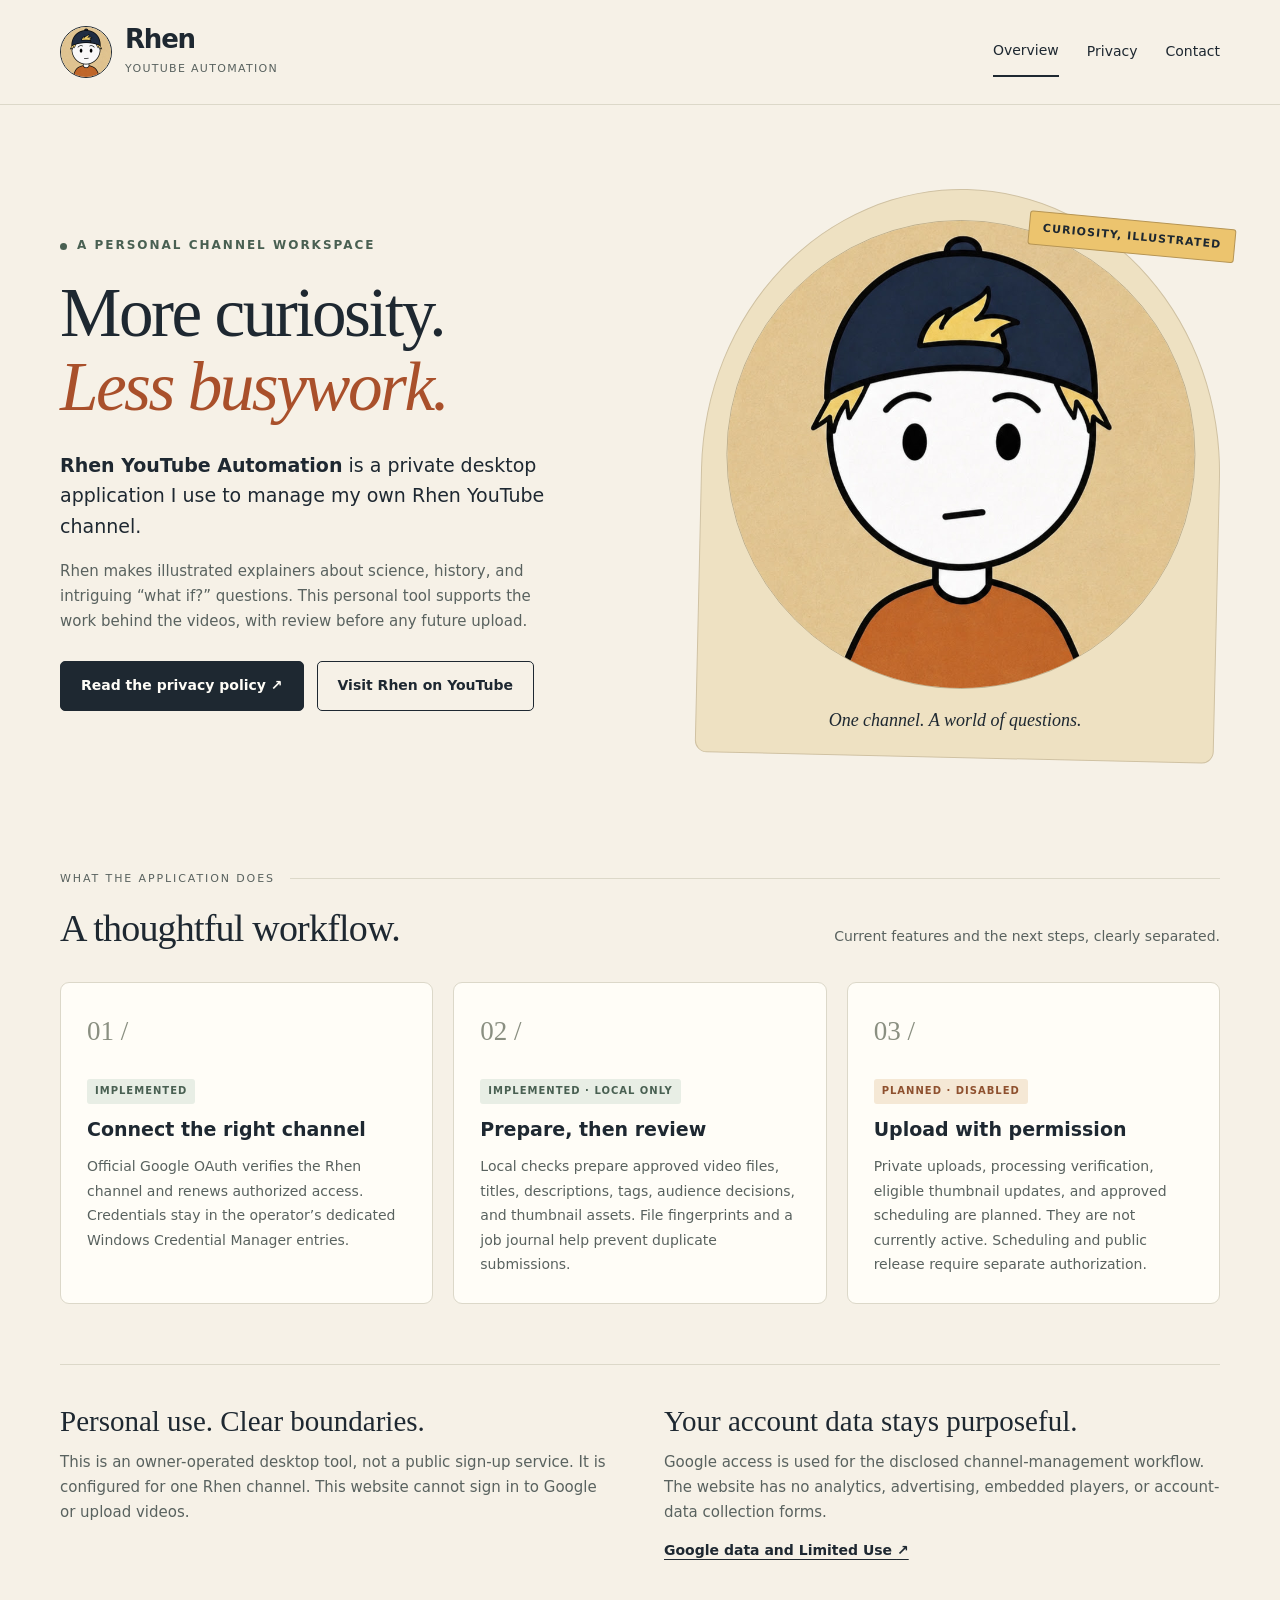
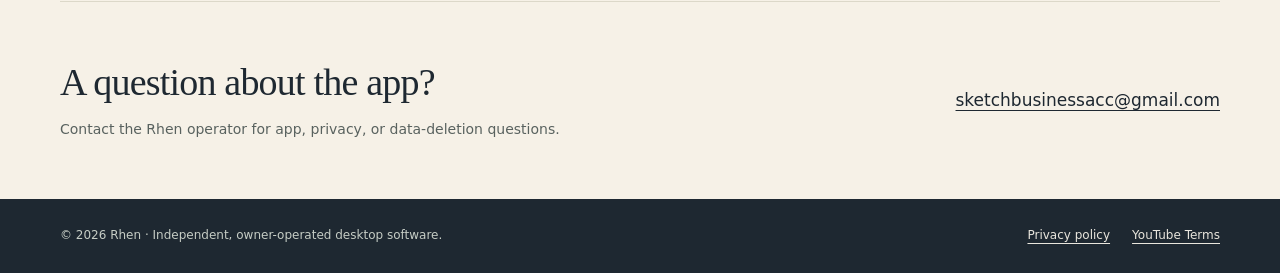
<file: index.html>
<!doctype html>
<html lang="en">
<head>
  <meta charset="utf-8"><meta name="viewport" content="width=device-width, initial-scale=1">
  <meta name="description" content="Rhen YouTube Automation is a private desktop application for the operator's own Rhen channel. Learn what it does and how Google account data is handled.">
  <meta name="theme-color" content="#f6f1e7"><meta name="color-scheme" content="light">
  <title>Rhen YouTube Automation — Private desktop application</title>
  <link rel="icon" href="assets/rhen-channel-logo.jpg"><link rel="stylesheet" href="styles.css">
</head>
<body>
<a class="skip" href="#main">Skip to content</a>
<header class="header"><div class="wrap header-inner">
  <a class="identity" href="index.html" aria-label="Rhen YouTube Automation home"><img src="assets/rhen-channel-logo.jpg" width="52" height="52" alt=""><span><span class="brand-name">Rhen</span><span class="brand-sub">YouTube Automation</span></span></a>
  <nav aria-label="Main navigation"><a href="index.html" aria-current="page">Overview</a><a href="privacy.html">Privacy</a><a href="#contact">Contact</a></nav>
</div></header>
<main id="main" class="wrap">
  <section class="hero" aria-labelledby="hero-title">
    <div><div class="eyebrow">A personal channel workspace</div><h1 id="hero-title">More curiosity.<br><em>Less busywork.</em></h1>
      <p class="lead"><strong>Rhen YouTube Automation</strong> is a private desktop application I use to manage my own Rhen YouTube channel.</p>
      <p class="secondary">Rhen makes illustrated explainers about science, history, and intriguing “what if?” questions. This personal tool supports the work behind the videos, with review before any future upload.</p>
      <div class="actions"><a class="button primary" href="privacy.html">Read the privacy policy <span aria-hidden="true">&nbsp;↗</span></a><a class="button secondary-button" href="https://www.youtube.com/channel/UCyg__pBB_LvJMm-_-M_LycQ">Visit Rhen on YouTube</a></div>
    </div>
    <div class="art-panel"><span class="tag">Curiosity, illustrated</span><img src="assets/rhen-channel-logo.jpg" width="800" height="800" alt="Rhen's illustrated mascot in a navy cap and warm brown shirt"><div class="art-caption">One channel. A world of questions.</div></div>
  </section>
  <section class="capabilities" aria-labelledby="capabilities"><p class="divider-label">What the application does</p><div class="section-heading"><h2 id="capabilities">A thoughtful workflow.</h2><p>Current features and the next steps, clearly separated.</p></div>
    <div class="cards">
      <article class="card"><div class="card-number" aria-hidden="true">01 /</div><span class="status">Implemented</span><h3>Connect the right channel</h3><p>Official Google OAuth verifies the Rhen channel and renews authorized access. Credentials stay in the operator’s dedicated Windows Credential Manager entries.</p></article>
      <article class="card"><div class="card-number" aria-hidden="true">02 /</div><span class="status">Implemented · local only</span><h3>Prepare, then review</h3><p>Local checks prepare approved video files, titles, descriptions, tags, audience decisions, and thumbnail assets. File fingerprints and a job journal help prevent duplicate submissions.</p></article>
      <article class="card"><div class="card-number" aria-hidden="true">03 /</div><span class="status planned">Planned · disabled</span><h3>Upload with permission</h3><p>Private uploads, processing verification, eligible thumbnail updates, and approved scheduling are planned. They are not currently active. Scheduling and public release require separate authorization.</p></article>
    </div>
  </section>
  <section class="privacy-strip" aria-label="Access and privacy"><div><h2>Personal use. Clear boundaries.</h2><p>This is an owner-operated desktop tool, not a public sign-up service. It is configured for one Rhen channel. This website cannot sign in to Google or upload videos.</p></div><div><h2>Your account data stays purposeful.</h2><p>Google access is used for the disclosed channel-management workflow. The website has no analytics, advertising, embedded players, or account-data collection forms.</p><a class="text-link" href="privacy.html#limited-use">Google data and Limited Use <span aria-hidden="true">↗</span></a></div></section>
  <section class="contact-panel" id="contact" aria-labelledby="contact-title"><div><h2 id="contact-title">A question about the app?</h2><p>Contact the Rhen operator for app, privacy, or data-deletion questions.</p></div><a class="email" href="mailto:sketchbusinessacc@gmail.com">sketchbusinessacc@gmail.com</a></section>
</main>
<footer class="footer"><div class="wrap footer-inner"><p>© 2026 Rhen · Independent, owner-operated desktop software.</p><div class="footer-links"><a href="privacy.html">Privacy policy</a><a href="https://www.youtube.com/t/terms">YouTube Terms</a></div></div></footer>
</body></html>
</file>
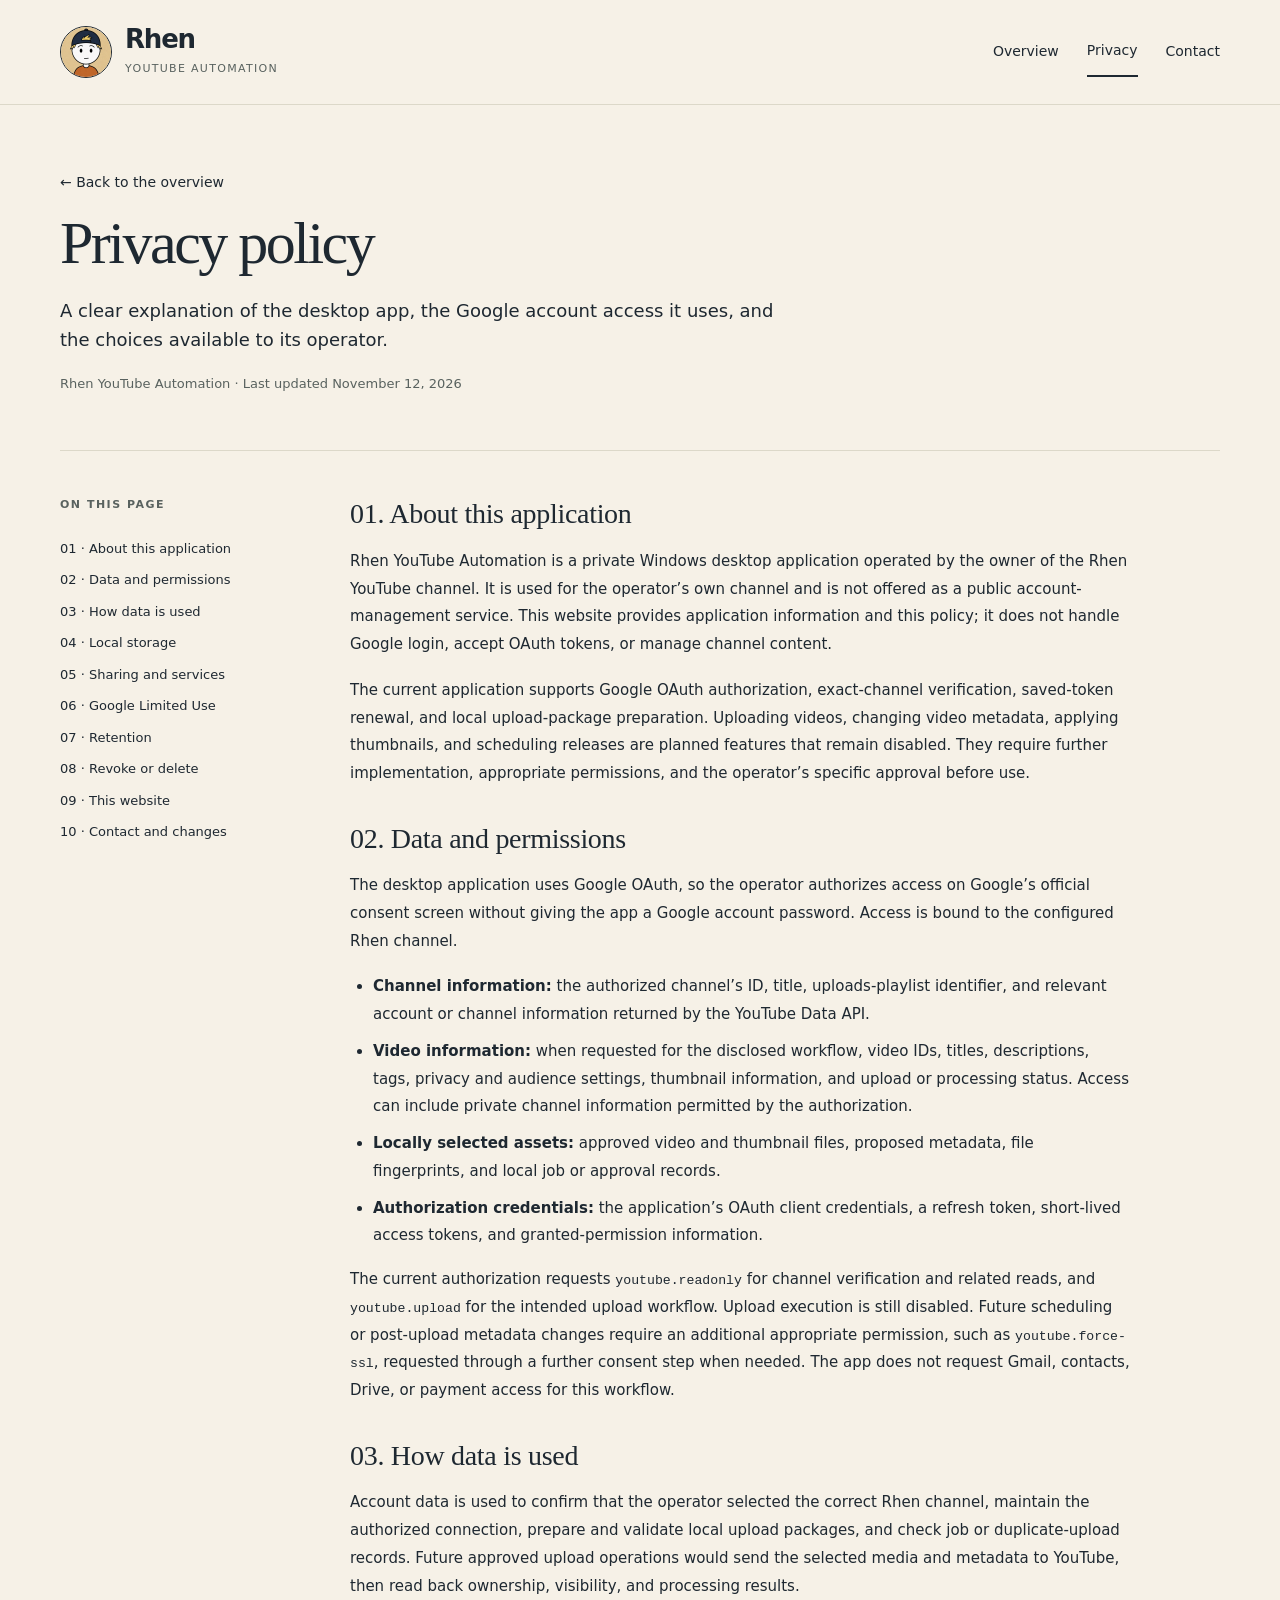
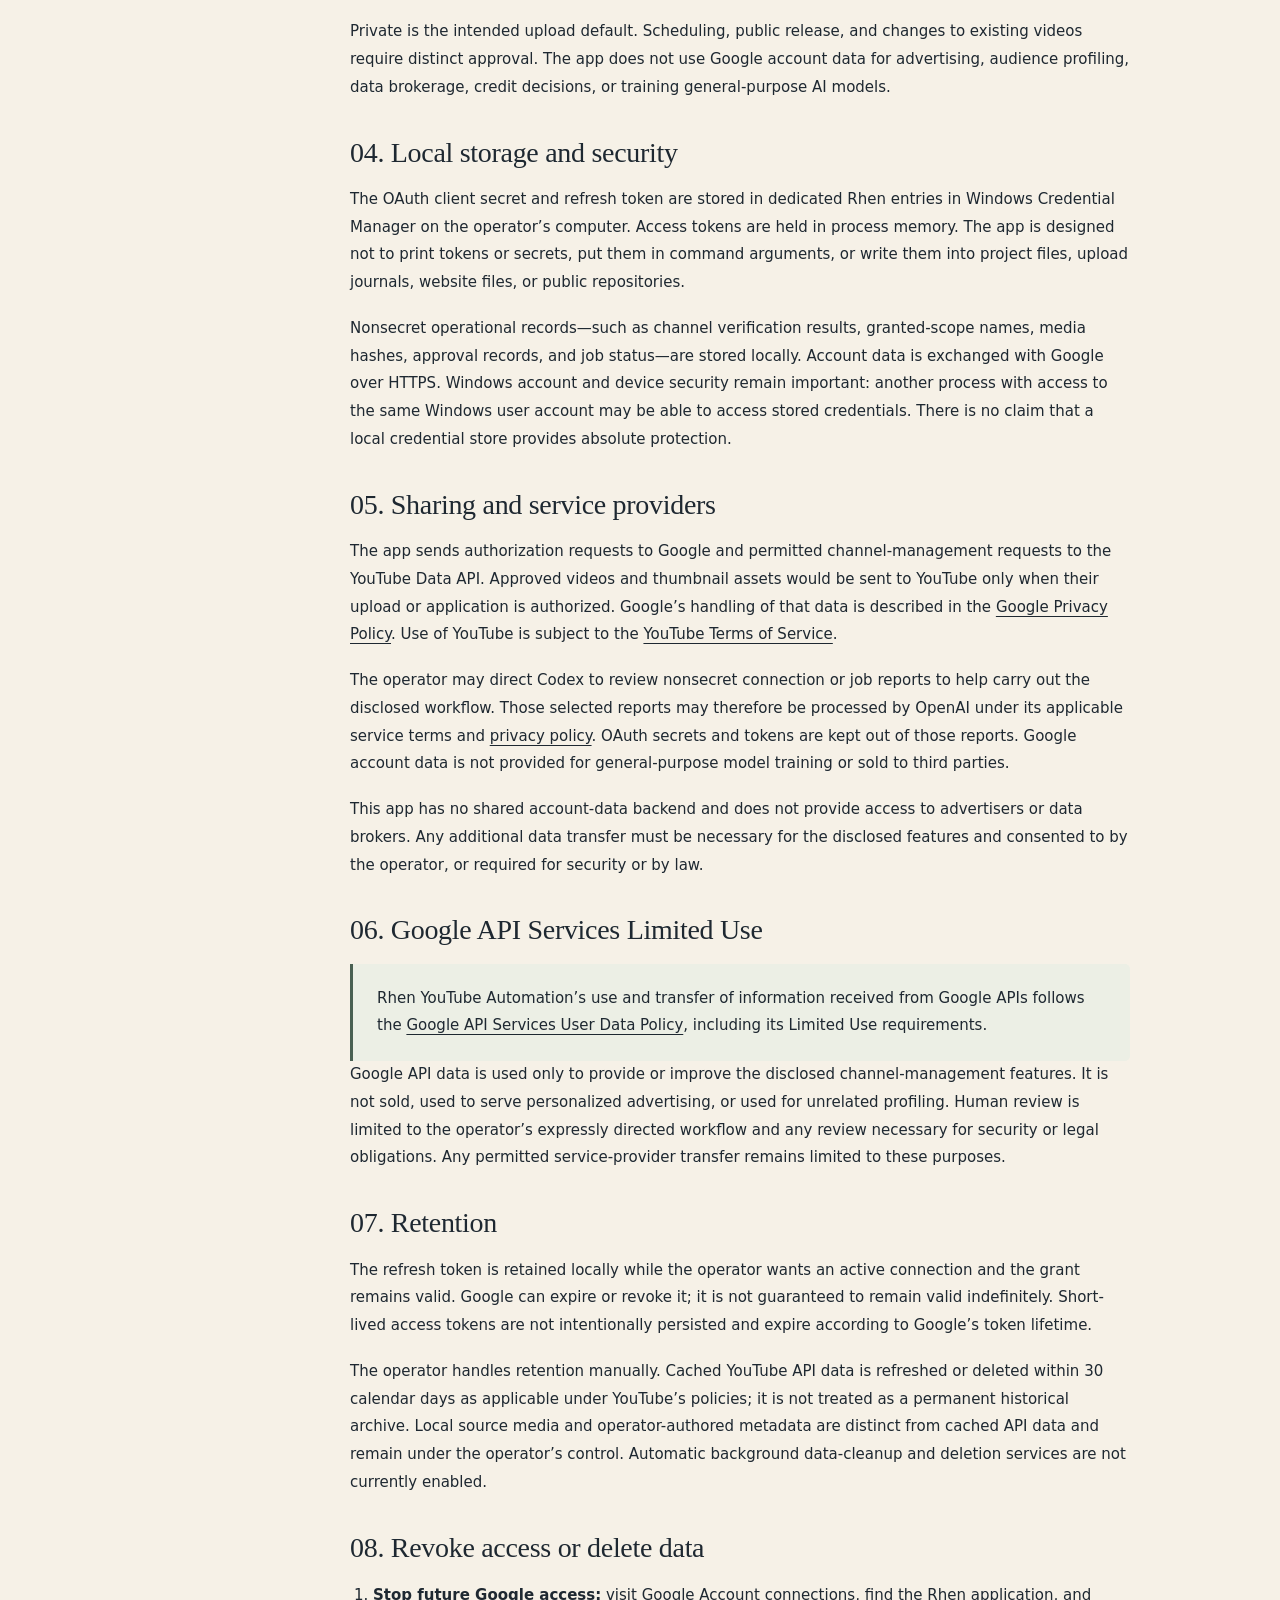
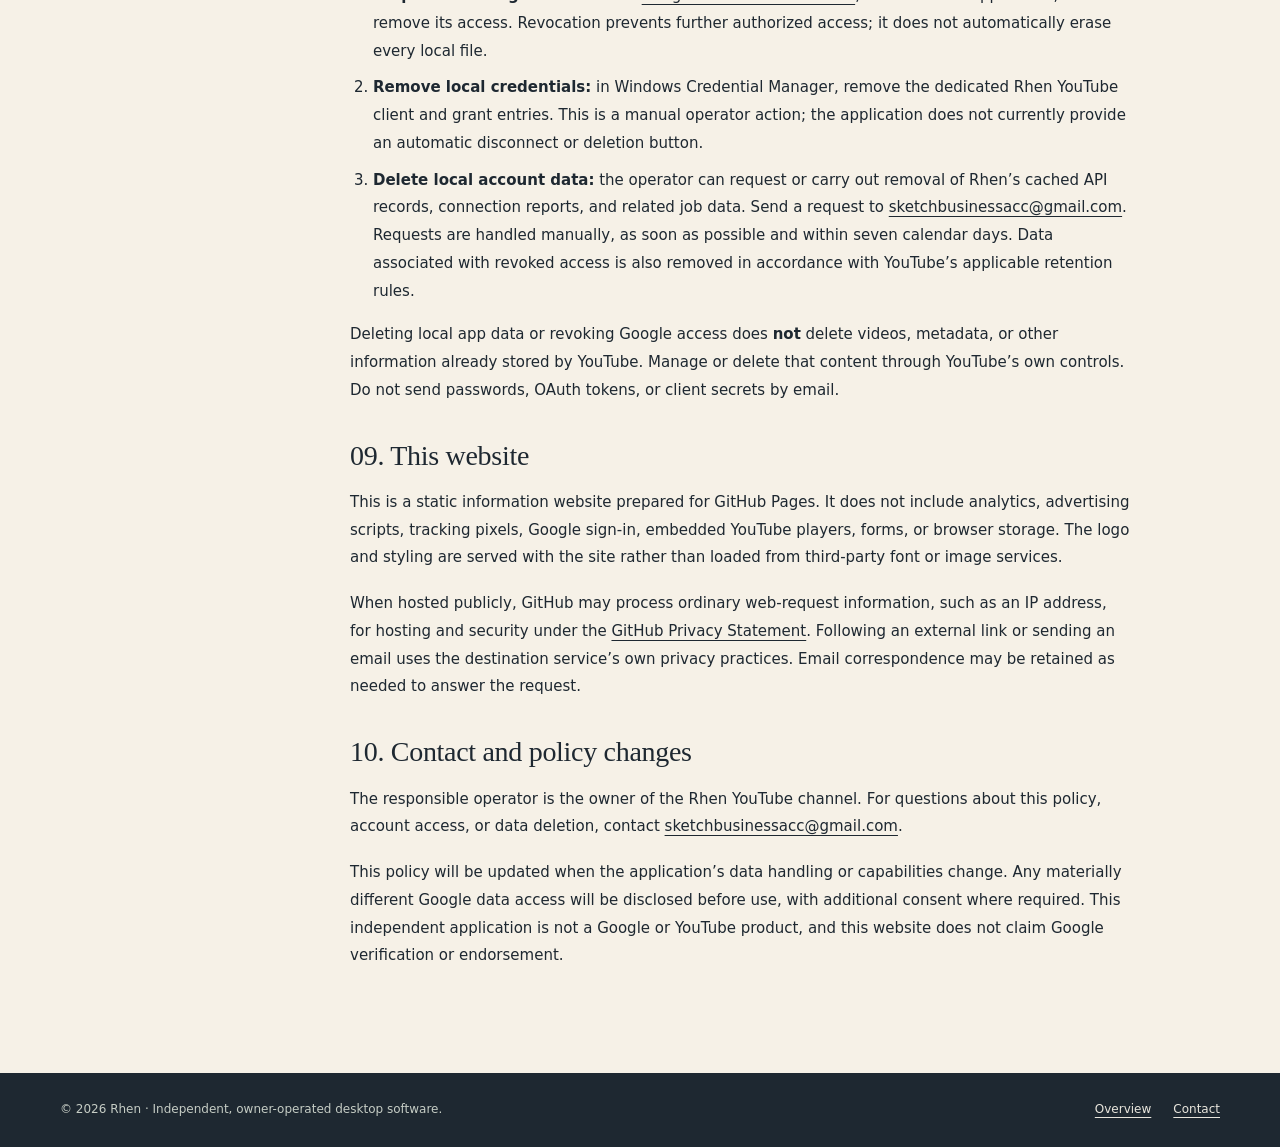
<file: privacy.html>
<!doctype html>
<html lang="en"><head><meta charset="utf-8"><meta name="viewport" content="width=device-width, initial-scale=1"><meta name="description" content="How Rhen YouTube Automation uses Google OAuth and YouTube API data, stores credentials locally, and handles access revocation and deletion."><meta name="theme-color" content="#f6f1e7"><meta name="color-scheme" content="light"><title>Privacy policy — Rhen YouTube Automation</title><link rel="icon" href="assets/rhen-channel-logo.jpg"><link rel="stylesheet" href="styles.css"></head>
<body><a class="skip" href="#main">Skip to content</a>
<header class="header"><div class="wrap header-inner"><a class="identity" href="index.html" aria-label="Rhen YouTube Automation home"><img src="assets/rhen-channel-logo.jpg" width="52" height="52" alt=""><span><span class="brand-name">Rhen</span><span class="brand-sub">YouTube Automation</span></span></a><nav aria-label="Main navigation"><a href="index.html">Overview</a><a href="privacy.html" aria-current="page">Privacy</a><a href="index.html#contact">Contact</a></nav></div></header>
<main id="main" class="wrap"><header class="policy-header"><a class="back" href="index.html">← Back to the overview</a><h1>Privacy policy</h1><p class="lead">A clear explanation of the desktop app, the Google account access it uses, and the choices available to its operator.</p><p class="policy-date">Rhen YouTube Automation · Last updated November 12, 2026</p></header>
<div class="policy-layout"><aside class="policy-nav" aria-label="Privacy policy contents"><p>On this page</p><a href="#about">01 · About this application</a><a href="#access">02 · Data and permissions</a><a href="#use">03 · How data is used</a><a href="#storage">04 · Local storage</a><a href="#sharing">05 · Sharing and services</a><a href="#limited-use">06 · Google Limited Use</a><a href="#retention">07 · Retention</a><a href="#delete">08 · Revoke or delete</a><a href="#website">09 · This website</a><a href="#contact">10 · Contact and changes</a></aside>
<div class="policy-body">
<section id="about"><h2>01. About this application</h2><p>Rhen YouTube Automation is a private Windows desktop application operated by the owner of the Rhen YouTube channel. It is used for the operator’s own channel and is not offered as a public account-management service. This website provides application information and this policy; it does not handle Google login, accept OAuth tokens, or manage channel content.</p><p>The current application supports Google OAuth authorization, exact-channel verification, saved-token renewal, and local upload-package preparation. Uploading videos, changing video metadata, applying thumbnails, and scheduling releases are planned features that remain disabled. They require further implementation, appropriate permissions, and the operator’s specific approval before use.</p></section>
<section id="access"><h2>02. Data and permissions</h2><p>The desktop application uses Google OAuth, so the operator authorizes access on Google’s official consent screen without giving the app a Google account password. Access is bound to the configured Rhen channel.</p><ul><li><strong>Channel information:</strong> the authorized channel’s ID, title, uploads-playlist identifier, and relevant account or channel information returned by the YouTube Data API.</li><li><strong>Video information:</strong> when requested for the disclosed workflow, video IDs, titles, descriptions, tags, privacy and audience settings, thumbnail information, and upload or processing status. Access can include private channel information permitted by the authorization.</li><li><strong>Locally selected assets:</strong> approved video and thumbnail files, proposed metadata, file fingerprints, and local job or approval records.</li><li><strong>Authorization credentials:</strong> the application’s OAuth client credentials, a refresh token, short-lived access tokens, and granted-permission information.</li></ul><p>The current authorization requests <code>youtube.readonly</code> for channel verification and related reads, and <code>youtube.upload</code> for the intended upload workflow. Upload execution is still disabled. Future scheduling or post-upload metadata changes require an additional appropriate permission, such as <code>youtube.force-ssl</code>, requested through a further consent step when needed. The app does not request Gmail, contacts, Drive, or payment access for this workflow.</p></section>
<section id="use"><h2>03. How data is used</h2><p>Account data is used to confirm that the operator selected the correct Rhen channel, maintain the authorized connection, prepare and validate local upload packages, and check job or duplicate-upload records. Future approved upload operations would send the selected media and metadata to YouTube, then read back ownership, visibility, and processing results.</p><p>Private is the intended upload default. Scheduling, public release, and changes to existing videos require distinct approval. The app does not use Google account data for advertising, audience profiling, data brokerage, credit decisions, or training general-purpose AI models.</p></section>
<section id="storage"><h2>04. Local storage and security</h2><p>The OAuth client secret and refresh token are stored in dedicated Rhen entries in Windows Credential Manager on the operator’s computer. Access tokens are held in process memory. The app is designed not to print tokens or secrets, put them in command arguments, or write them into project files, upload journals, website files, or public repositories.</p><p>Nonsecret operational records—such as channel verification results, granted-scope names, media hashes, approval records, and job status—are stored locally. Account data is exchanged with Google over HTTPS. Windows account and device security remain important: another process with access to the same Windows user account may be able to access stored credentials. There is no claim that a local credential store provides absolute protection.</p></section>
<section id="sharing"><h2>05. Sharing and service providers</h2><p>The app sends authorization requests to Google and permitted channel-management requests to the YouTube Data API. Approved videos and thumbnail assets would be sent to YouTube only when their upload or application is authorized. Google’s handling of that data is described in the <a href="https://policies.google.com/privacy">Google Privacy Policy</a>. Use of YouTube is subject to the <a href="https://www.youtube.com/t/terms">YouTube Terms of Service</a>.</p><p>The operator may direct Codex to review nonsecret connection or job reports to help carry out the disclosed workflow. Those selected reports may therefore be processed by OpenAI under its applicable service terms and <a href="https://openai.com/policies/privacy-policy/">privacy policy</a>. OAuth secrets and tokens are kept out of those reports. Google account data is not provided for general-purpose model training or sold to third parties.</p><p>This app has no shared account-data backend and does not provide access to advertisers or data brokers. Any additional data transfer must be necessary for the disclosed features and consented to by the operator, or required for security or by law.</p></section>
<section id="limited-use"><h2>06. Google API Services Limited Use</h2><div class="notice"><p>Rhen YouTube Automation’s use and transfer of information received from Google APIs follows the <a href="https://developers.google.com/terms/api-services-user-data-policy">Google API Services User Data Policy</a>, including its Limited Use requirements.</p></div><p>Google API data is used only to provide or improve the disclosed channel-management features. It is not sold, used to serve personalized advertising, or used for unrelated profiling. Human review is limited to the operator’s expressly directed workflow and any review necessary for security or legal obligations. Any permitted service-provider transfer remains limited to these purposes.</p></section>
<section id="retention"><h2>07. Retention</h2><p>The refresh token is retained locally while the operator wants an active connection and the grant remains valid. Google can expire or revoke it; it is not guaranteed to remain valid indefinitely. Short-lived access tokens are not intentionally persisted and expire according to Google’s token lifetime.</p><p>The operator handles retention manually. Cached YouTube API data is refreshed or deleted within 30 calendar days as applicable under YouTube’s policies; it is not treated as a permanent historical archive. Local source media and operator-authored metadata are distinct from cached API data and remain under the operator’s control. Automatic background data-cleanup and deletion services are not currently enabled.</p></section>
<section id="delete"><h2>08. Revoke access or delete data</h2><ol><li><strong>Stop future Google access:</strong> visit <a href="https://myaccount.google.com/connections">Google Account connections</a>, find the Rhen application, and remove its access. Revocation prevents further authorized access; it does not automatically erase every local file.</li><li><strong>Remove local credentials:</strong> in Windows Credential Manager, remove the dedicated Rhen YouTube client and grant entries. This is a manual operator action; the application does not currently provide an automatic disconnect or deletion button.</li><li><strong>Delete local account data:</strong> the operator can request or carry out removal of Rhen’s cached API records, connection reports, and related job data. Send a request to <a href="mailto:sketchbusinessacc@gmail.com">sketchbusinessacc@gmail.com</a>. Requests are handled manually, as soon as possible and within seven calendar days. Data associated with revoked access is also removed in accordance with YouTube’s applicable retention rules.</li></ol><p>Deleting local app data or revoking Google access does <strong>not</strong> delete videos, metadata, or other information already stored by YouTube. Manage or delete that content through YouTube’s own controls. Do not send passwords, OAuth tokens, or client secrets by email.</p></section>
<section id="website"><h2>09. This website</h2><p>This is a static information website prepared for GitHub Pages. It does not include analytics, advertising scripts, tracking pixels, Google sign-in, embedded YouTube players, forms, or browser storage. The logo and styling are served with the site rather than loaded from third-party font or image services.</p><p>When hosted publicly, GitHub may process ordinary web-request information, such as an IP address, for hosting and security under the <a href="https://docs.github.com/en/site-policy/privacy-policies/github-general-privacy-statement">GitHub Privacy Statement</a>. Following an external link or sending an email uses the destination service’s own privacy practices. Email correspondence may be retained as needed to answer the request.</p></section>
<section id="contact"><h2>10. Contact and policy changes</h2><p>The responsible operator is the owner of the Rhen YouTube channel. For questions about this policy, account access, or data deletion, contact <a href="mailto:sketchbusinessacc@gmail.com">sketchbusinessacc@gmail.com</a>.</p><p>This policy will be updated when the application’s data handling or capabilities change. Any materially different Google data access will be disclosed before use, with additional consent where required. This independent application is not a Google or YouTube product, and this website does not claim Google verification or endorsement.</p></section>
</div></div></main>
<footer class="footer"><div class="wrap footer-inner"><p>© 2026 Rhen · Independent, owner-operated desktop software.</p><div class="footer-links"><a href="index.html">Overview</a><a href="mailto:sketchbusinessacc@gmail.com">Contact</a></div></div></footer>
</body></html>
</file>
<file: styles.css>
:root{--paper:#f6f1e7;--white:#fffdf7;--ink:#1e2831;--muted:#59625f;--line:#dcd8c9;--gold:#ecc46e;--rust:#a9502b;--sage:#496052;--serif:Georgia,'Times New Roman',serif;--sans:system-ui,-apple-system,BlinkMacSystemFont,'Segoe UI',sans-serif}*{box-sizing:border-box}html{scroll-behavior:smooth;scroll-padding-top:28px}body{margin:0;background:var(--paper);color:var(--ink);font-family:var(--sans);font-size:16px;line-height:1.65}a{color:inherit;text-underline-offset:4px}a:hover{color:var(--rust)}a:focus-visible,summary:focus-visible{outline:3px solid var(--rust);outline-offset:5px;border-radius:3px}.wrap{width:min(1160px,calc(100% - 64px));margin-inline:auto}.skip{position:absolute;top:-80px;left:20px;padding:10px 16px;background:var(--ink);color:white;z-index:5}.skip:focus{top:10px}.header{border-bottom:1px solid var(--line)}.header-inner{min-height:104px;display:flex;align-items:center;justify-content:space-between;gap:24px}.identity{display:flex;align-items:center;gap:13px;text-decoration:none}.identity img{width:52px;height:52px;object-fit:cover;border-radius:50%;border:1px solid var(--ink)}.brand-name{display:block;font-size:26px;line-height:1.05;letter-spacing:-1.2px;font-weight:800}.brand-sub{display:block;font-size:11px;letter-spacing:1.3px;text-transform:uppercase;margin-top:6px;color:var(--muted)}nav{display:flex;gap:28px;align-items:center}nav a{text-decoration:none;font-size:14px;padding-block:12px}nav a[aria-current=page]{border-bottom:2px solid var(--ink)}.hero{display:grid;grid-template-columns:1.12fr 1fr;align-items:center;gap:60px;padding-block:84px 76px}.eyebrow{color:var(--sage);font-size:12px;font-weight:750;letter-spacing:2px;text-transform:uppercase;display:flex;align-items:center;gap:10px}.eyebrow:before{content:'';width:7px;height:7px;display:inline-block;background:var(--sage);border-radius:50%}h1,h2,h3,p{margin-top:0}h1{font:500 clamp(44px,5.4vw,72px)/1.07 var(--serif);letter-spacing:-2.5px;margin-block:20px 26px}h1 em{color:var(--rust);font-weight:400}p{margin-bottom:18px}.hero .lead{font-size:19px;line-height:1.6;max-width:530px}.secondary{font-size:15px;color:var(--muted);max-width:490px}.actions{display:flex;flex-wrap:wrap;gap:13px;margin-top:28px}.button{min-height:48px;display:inline-flex;align-items:center;justify-content:center;padding:12px 20px;text-decoration:none;font-size:14px;font-weight:650;border-radius:5px;border:1px solid var(--ink)}.button.primary{background:var(--ink);color:var(--white)}.button.primary:hover{background:var(--rust);border-color:var(--rust)}.button.secondary-button{background:transparent}.art-panel{position:relative;background:#eee1c2;border:1px solid #d0c2a3;border-radius:50% 50% 12px 12px;padding:30px 24px 24px;transform:rotate(1.3deg)}.art-panel img{display:block;width:100%;height:auto;aspect-ratio:1;object-fit:cover;border-radius:50%;border:1px solid #bdae8c;transform:rotate(-1.3deg)}.art-caption{font:italic 18px var(--serif);text-align:center;padding:21px 0 2px;transform:rotate(-1.3deg)}.tag{position:absolute;z-index:2;right:-11px;top:26px;background:var(--gold);border:1px solid #b69554;border-radius:3px;padding:7px 13px;transform:rotate(4deg);font-size:11px;font-weight:750;letter-spacing:1.1px;text-transform:uppercase}.divider-label{display:flex;align-items:center;gap:15px;margin:0;color:var(--muted);font-size:11px;letter-spacing:1.9px;text-transform:uppercase}.divider-label:after{content:'';height:1px;background:var(--line);flex:1}.capabilities{padding-block:36px 60px}.section-heading{display:flex;align-items:baseline;justify-content:space-between;gap:20px;margin:18px 0 30px}.section-heading h2,.contact-panel h2{font:400 38px/1.2 var(--serif);letter-spacing:-.8px;margin:0}.section-heading p{font-size:14px;color:var(--muted);margin:0}.cards{display:grid;grid-template-columns:repeat(3,1fr);gap:20px}.card{background:var(--white);border:1px solid var(--line);border-radius:9px;padding:26px;min-height:285px}.card-number{font-family:var(--serif);font-size:27px;color:#8a8f81;margin-bottom:23px}.status{display:inline-block;font-size:10px;font-weight:750;letter-spacing:1px;text-transform:uppercase;color:var(--sage);background:#e8eee5;padding:4px 8px;border-radius:3px;margin-bottom:13px}.status.planned{color:#8e502e;background:#f5e8d5}.card h3{font-size:19px;font-weight:650;line-height:1.35;margin-bottom:12px}.card p{font-size:14px;line-height:1.75;color:var(--muted);margin:0}.privacy-strip{display:grid;grid-template-columns:1fr 1fr;gap:48px;padding:38px 0;border-top:1px solid var(--line);border-bottom:1px solid var(--line)}.privacy-strip h2{font:400 29px/1.3 var(--serif);margin:0 0 10px}.privacy-strip p{font-size:15px;color:var(--muted);margin:0}.text-link{display:inline-block;margin-top:14px;font-size:14px;font-weight:650}.contact-panel{display:flex;justify-content:space-between;align-items:center;gap:30px;padding-block:58px}.contact-panel p{font-size:14px;color:var(--muted);margin:12px 0 0}.email{font-size:17px;overflow-wrap:anywhere}.footer{background:var(--ink);color:#e9e6dd;padding-block:27px}.footer-inner{display:flex;align-items:center;justify-content:space-between;gap:25px}.footer p{font-size:12px;margin:0;color:#c6cdc5}.footer-links{display:flex;gap:22px;font-size:12px}.footer a:hover{color:var(--gold)}.policy-header{padding-block:64px 38px;border-bottom:1px solid var(--line)}.policy-header h1{font-size:60px;margin:16px 0 20px}.policy-header .lead{font-size:18px;max-width:740px}.policy-date{color:var(--muted);font-size:13px}.policy-layout{display:grid;grid-template-columns:225px 1fr;gap:65px;padding-block:45px 70px}.policy-nav{position:sticky;top:24px;align-self:start}.policy-nav p{font-size:11px;font-weight:700;text-transform:uppercase;letter-spacing:1.5px;color:var(--muted)}.policy-nav a{display:block;font-size:13px;text-decoration:none;padding:6px 0;line-height:1.5}.policy-body{max-width:780px}.policy-body section{margin-bottom:33px;scroll-margin-top:26px}.policy-body h2{font:400 28px/1.3 var(--serif);letter-spacing:-.3px;margin-bottom:15px}.policy-body p,.policy-body li{font-size:15px;line-height:1.85}.policy-body ul,.policy-body ol{padding-left:23px}.policy-body li+li{margin-top:9px}.notice{background:#ecefe5;border-left:3px solid var(--sage);padding:21px 24px;border-radius:0 5px 5px 0}.notice p:last-child{margin-bottom:0}code{font-size:.88em;overflow-wrap:anywhere}.policy-body a{overflow-wrap:anywhere}.back{font-size:14px;text-decoration:none}.note{font-size:13px!important;color:var(--muted)}@media(max-width:860px){.wrap{width:calc(100% - 40px)}.hero{gap:30px;padding-block:52px}.hero .lead{font-size:17px}h1{font-size:48px}.cards{gap:12px}.card{padding:20px}.policy-layout{gap:32px;grid-template-columns:180px 1fr}.section-heading{align-items:start;flex-direction:column;gap:10px}.contact-panel{align-items:start;flex-direction:column;gap:18px}.tag{right:-4px}}@media(max-width:620px){.header-inner{min-height:93px;flex-wrap:wrap;padding-block:17px;gap:16px}.identity img{width:42px;height:42px}.brand-name{font-size:24px}.brand-sub{font-size:9px}nav{gap:20px}nav a{font-size:12px;padding-block:6px}.hero{grid-template-columns:1fr;gap:36px;padding-block:43px 45px}h1{font-size:51px;letter-spacing:-1.8px;margin-block:19px 23px}.hero .lead{font-size:18px}.art-panel{max-width:340px;width:90%;margin:auto;padding:22px 18px 18px}.art-caption{font-size:17px;padding-top:17px}.tag{font-size:9px;right:-10px}.cards{grid-template-columns:1fr;gap:15px}.card{min-height:0;padding:24px}.card-number{margin-bottom:14px}.card h3{font-size:20px}.section-heading h2,.contact-panel h2{font-size:33px}.privacy-strip{grid-template-columns:1fr;gap:25px;padding-block:30px}.capabilities{padding-bottom:35px}.contact-panel{padding-block:35px}.footer-inner{flex-direction:column;align-items:start;gap:18px}.policy-header{padding-top:35px}.policy-header h1{font-size:44px;letter-spacing:-1.5px}.policy-layout{display:block;padding-block:26px 40px}.policy-nav{position:static;border-bottom:1px solid var(--line);padding-bottom:22px;margin-bottom:29px;display:grid;grid-template-columns:1fr 1fr;gap:0 12px}.policy-nav p{grid-column:1/-1;margin-bottom:9px}.policy-body h2{font-size:27px}.notice{padding:18px}.actions .button{flex:1;font-size:13px;padding-inline:13px}.email{font-size:16px}}@media(prefers-reduced-motion:reduce){html{scroll-behavior:auto}}
</file>
